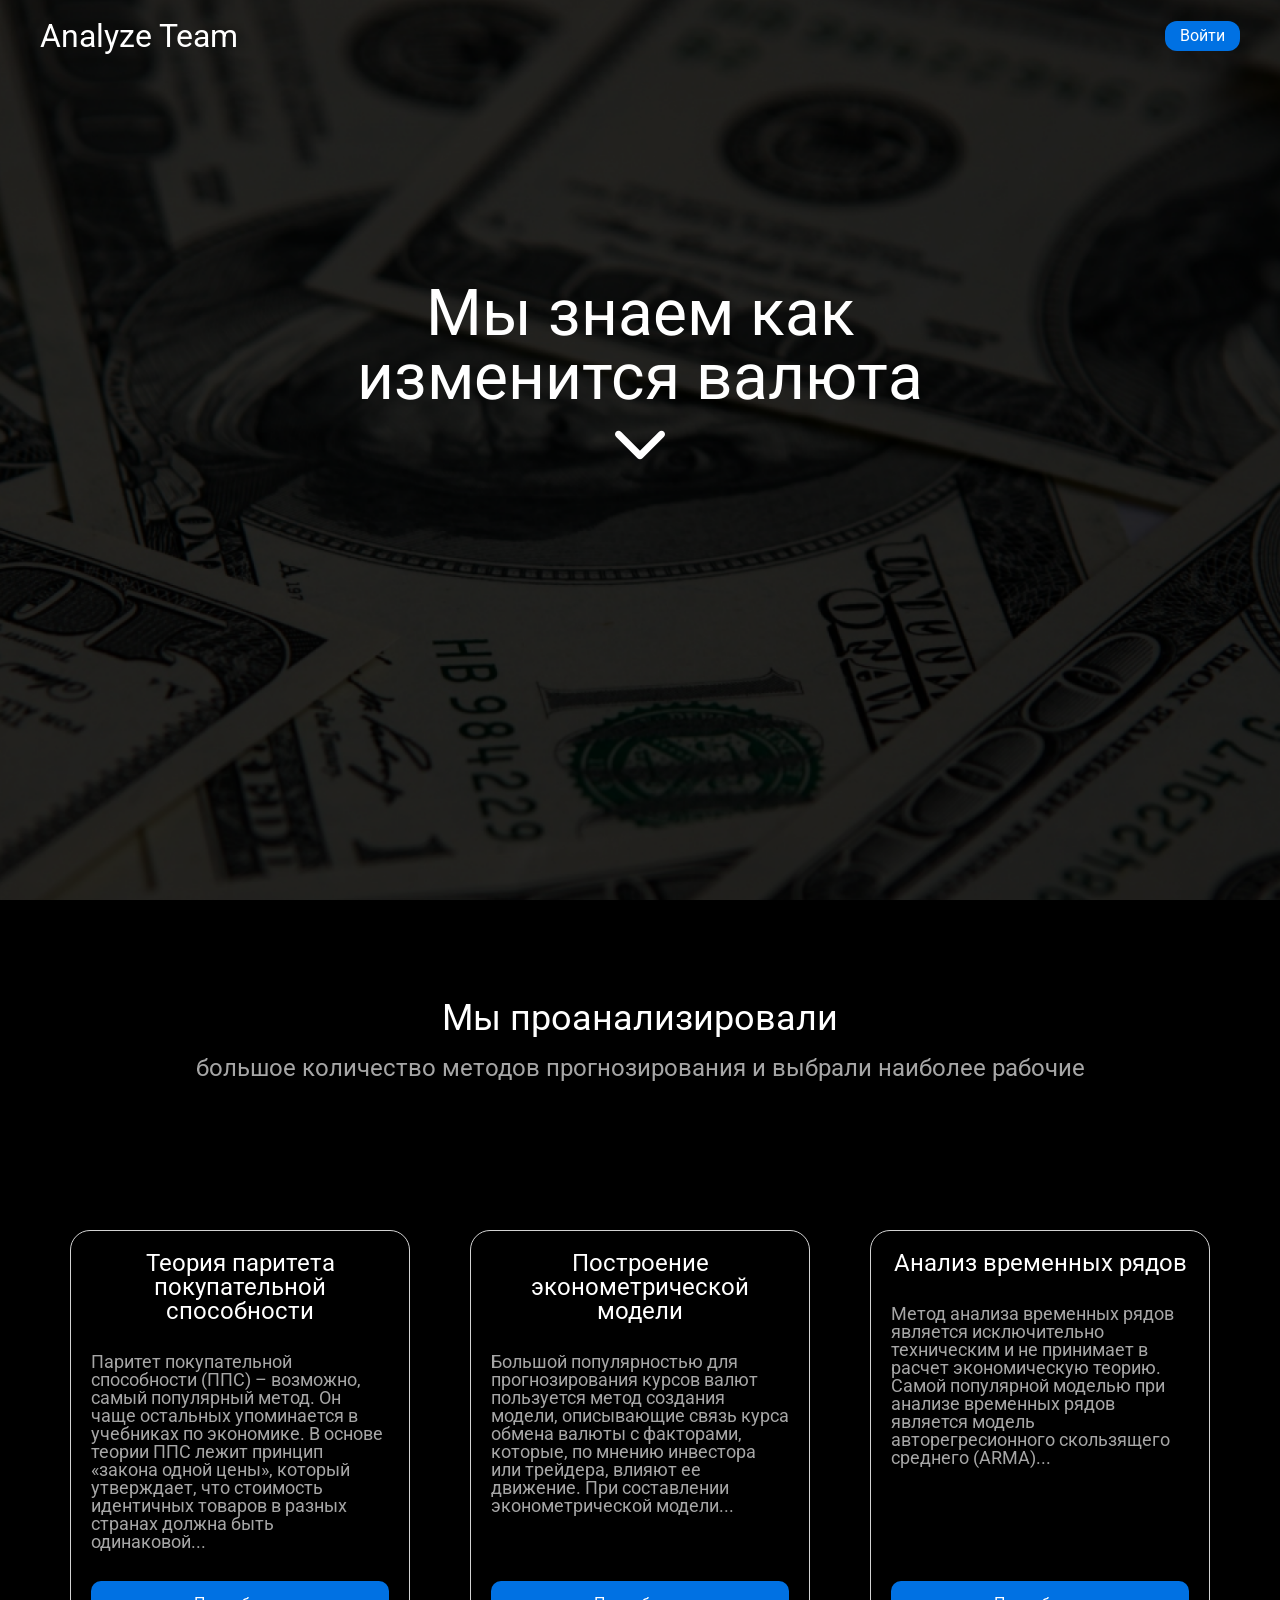
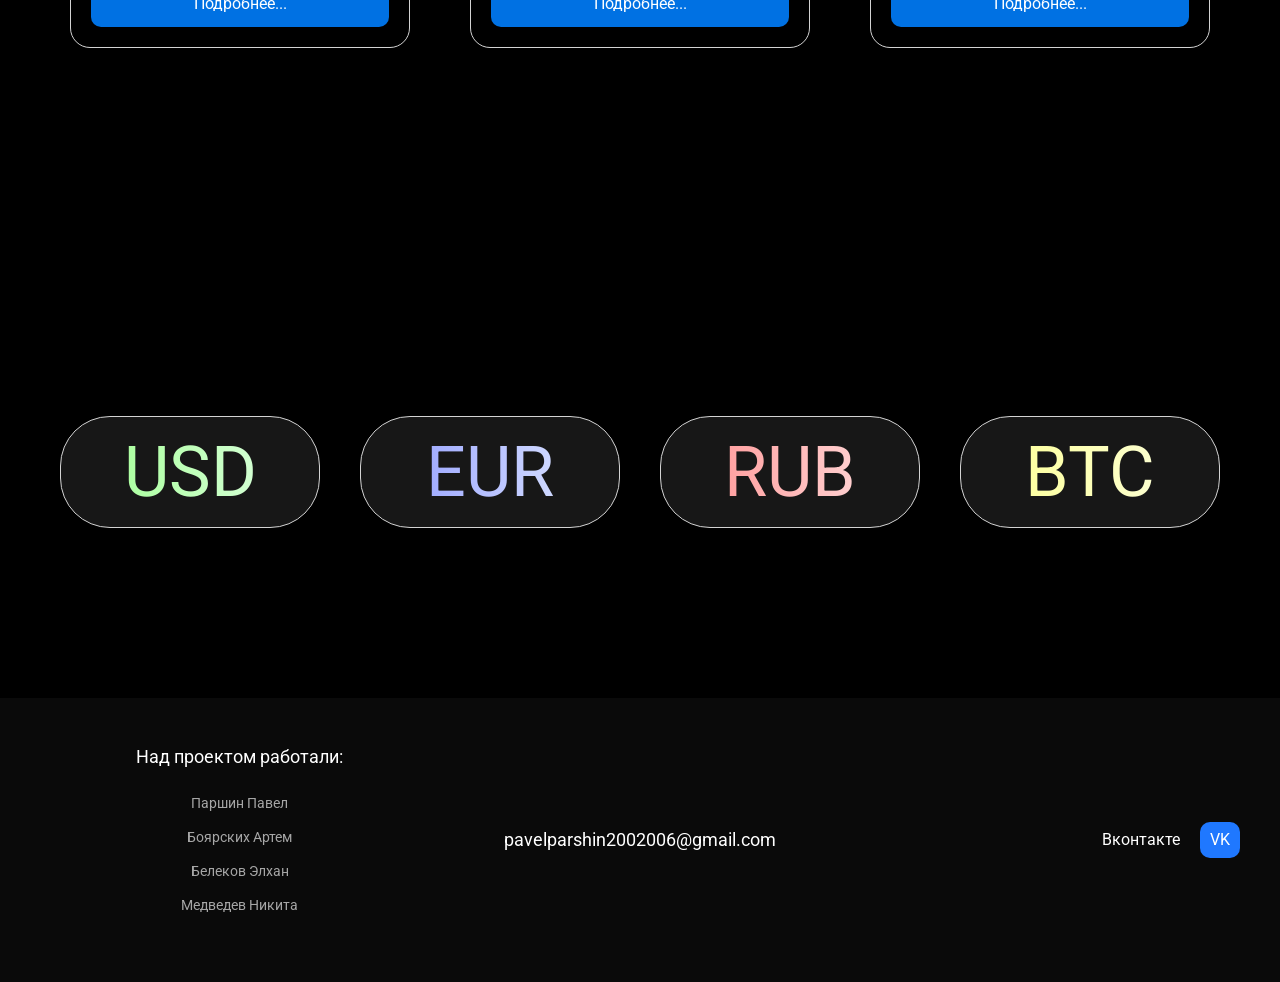
<file: index.html>
<!DOCTYPE html>
<html lang="en">
<head>
	<meta charset="UTF-8">
	<meta name="viewport" content="width=device-width, initial-scale=1.0">
	<title>Document</title>
	<link rel="stylesheet" href="reset.css">
	<link rel="stylesheet" href="style.css">
	<link rel="preconnect" href="https://fonts.gstatic.com">
	<link href="https://fonts.googleapis.com/css2?family=Roboto&display=swap" rel="stylesheet">
</head>
<body>
	<header class="header">
		<div class="header-bg">
			<div class="container">
				<div class="header-row">
					<div class="header-left">
						<!-- <a href="#">
							<img src="img/logo.png" alt="" class="logo">
						</a> -->
						<a href="#" class="logo-text">
							Analyze Team
						</a>
					</div>
					<div class="header-right">
						<a href="#">
							<p class="header-icon">Войти</p>
						</a>
					</div>
				</div>
				<div class="full-screen-page _anim-items _anim-no-hide">
					<h1 class="_anim-show">Мы знаем как изменится валюта</h1>
					<div class="arrow one">
						<img src="img/arrow-down-sign-to-navigate.svg" alt="" width="50px" height="50px">
					</div>
					<div class="arrow two"><img src="img/arrow-down-sign-to-navigate-gray.svg" alt="" width="50px" height="50px"></div>
				</div>
			</div>
		</div>
	</header>
	<div class="sec-wrap">
		<section class="analyzed">
			<div class="container _anim-items _anim-no-hide">
				<h2 class="analyzed-title _anim-show" style="transition: all 1s ease 0s;">Мы проанализировали</h2>
				<p class="analyled-text _anim-show" style="transition: all 1s ease 0.1s;">большое количество методов прогнозирования и выбрали наиболее рабочие</p>
			</div>
		</section>
		<section class="methods">
			<div class="container">
				<ul class="methods-row _anim-items _anim-no-hide">
					<li class="methods__item _anim-slide-to-rt">
						<div class="methods-wrapper">
							<h2 class="methods-title _anim-items">Теория паритета покупательной способности</h2>
							<!-- <img src="img/dollar.png" alt="" class="methods__pic"> -->
							<p class="methods__text">Паритет покупательной способности (ППС) – возможно, самый популярный метод. Он чаще остальных упоминается в учебниках по экономике. В основе теории ППС лежит принцип «закона одной цены», который утверждает, что стоимость идентичных товаров в разных странах должна быть одинаковой...</p>
							<a class="button but1">Подробнее...</a>
						</div>
					</li>
					<li class="methods__item _anim-show" style="transition: all 1s ease 0s;">
						<div class="methods-wrapper">
							<h2 class="methods-title">Построение эконометрической<br>модели</h2>
							<!-- <img src="img/dollar.png" alt="" class="methods__pic"> -->
							<p class="methods__text">Большой популярностью для прогнозирования курсов валют пользуется метод создания модели, описывающие связь курса обмена валюты с факторами, которые, по мнению инвестора или трейдера, влияют ее движение. При составлении эконометрической модели...</p>
							<a class="button but2">Подробнее...</a>
						</div>
					</li>
					<li class="methods__item methods__item _anim-slide-to-lt">
						<div class="methods-wrapper">
							<h2 class="methods-title">Анализ временных рядов</h2>
							<!-- <img src="img/dollar.png" alt="" class="methods__pic"> -->
							<p class="methods__text">Метод анализа временных рядов является исключительно техническим и не принимает в расчет экономическую теорию. Самой популярной моделью при анализе временных рядов является модель авторегресионного скользящего среднего (ARMA)...</p>
							<a class="button but3">Подробнее...</a>
						</div>
					</li>
				</ul>
			</div>
		</section>
	</div>
	<section class="choose">
		<div class="container _anim-items">
			<h2 class="choose-title _anim-show">Мы можем предсказать курс валюты, которой вы хотите</h2>
			<div class="choose-row _anim-items _anim-no-hide">
				<a class="choose-item _anim-slide-to-right">
					<div class="wal-wrap">
						<p class="usd">USD</p>
					</div>
				</a>
				<a class="choose-item _anim-slide-to-right">
					<div class="wal-wrap">
				    	<p class="eur">eur</p>
				    </div>
				</a>
				<a class="choose-item _anim-slide-to-left">
					<div class="wal-wrap">
				    	<p class="rub">rub</p>
				    </div>
				</a>
				<a class="choose-item _anim-slide-to-left">
					<div class="wal-wrap">
				    	<p class="btc">btc</p>
				    </div>
				</a>
			</div>
		</div>
	</section>
	<footer class="footer">
		<div class="container">
			<div class="footer-left">
				<p class="names-title">Над проектом работали:</p>
				<ul class="names">
					<li class="names__item">
					    <p>Паршин Павел</p>
					</li>
					<li class="names__item">
					    <p>Боярских Артем</p>
					</li>
					<li class="names__item">
					    <p>Белеков Элхан</p>
					</li>
					<li class="names__item">
					    <p>Медведев Никита</p>
					</li>
				</ul>
			</div>
			<div class="contact">
				<p>pavelparshin2002006@gmail.com</p>
			</div>
			<div class="social">
				<div class="social-row">
					<p style="margin-right: 20px;">Вконтакте</p>
					<a href="https://vk.com" class="vk" target="blank_">VK</a>
				</div>
			</div>
		</div>
	</footer>
	<div class="popup more-popup1">
		<h2 class="more-title">Теория паритета покупательной способности</h2>
		<p class="more-text">Паритет покупательной способности (ППС) – возможно, самый популярный метод. Он чаще остальных упоминается в учебниках по экономике. В основе теории ППС лежит принцип «закона одной цены», который утверждает, что стоимость идентичных товаров в разных странах должна быть одинаковой.

		Например, цена на шкаф в Канаде должна быть аналогичной цене на такой же шкаф в США, принимая в учет обменный курс и без учета транспортных и обменных затрат. То есть, для спекуляции повода быть не должно, чтобы дешево купит в одной стране и продать дороже в другой.

		Согласно теории ППС, изменения обменного курса должны компенсировать инфляционный рост цен. Например, в текущем году цены в США должны вырасти на 4%, в Канаде за аналогичный период – на 2%. Таким образом, инфляционный дифференциал составляет: 4% — 2% = 2%.

		Соответственно, цены в США будут расти быстрее, чем в Канаде. Согласно теории ППС, доллар США должен потерять в цене около 2%, чтобы цена на один и тот же товар в двух странах оставалась приблизительно одинаковой. К примеру, если обменный курс составлял 1 CAD=0,9 USD, то по теории ППС прогнозируемый курс рассчитывается следующим образом:

		(1 + 0,02) x (0,90 USD за 1 CAD) = 0,918 USD за 1 CAD

		То, есть, для соблюдения ППС канадский доллар должен подорожать до 91,8 американских центов.

		Самым распространенным примером использования принципа ППС является индекс «Биг Мака», в основе которого лежит сравнение цены на него в разных странах, и который демонстрирует уровень заниженности и завышенности стоимости валюты.</p>
		<a class="close"></a>
	</div>
	<div class="popup more-popup2">
		<h2 class="more-title">Построение эконометрической модели</h2>
		<p class="more-text">Большой популярностью для прогнозирования курсов валют пользуется метод создания модели, описывающие связь курса обмена валюты с факторами, которые, по мнению инвестора или трейдера, влияют ее движение. При составлении эконометрической модели, как правило, применяют величины из экономической теории, однако при расчетах могут использоваться любые другие переменные, оказывающие на обменный курс существенное влияние.

		Возьмем, для примера, составление прогноза на ближайший год для пары USD/CAD. Ключевыми факторами для динамики пары выбираем: разницу (дифференциал) процентных ставок США и Канады (INT), разница в темпах роста ВВП (GDP) и разницу между темпами роста личных доходов населения США и Канады (IGR). Эконометрическая модель в этом случае будет иметь следующий вид:

		USD/CAD (1 год) = z + a(INT) + b(GDP) + c(IGR)

		Коэффициенты a, b и c могут быть как отрицательными, так и положительными, и показывают, насколько сильное влияние имеет соответствующий фактор. Стоит отметить, что метод является довольно сложным, однако при наличии готовой модели, для получения прогноза достаточно просто подставить новые данные.</p>
		<a class="close"></a>
	</div>
	<div class="popup more-popup3">
		<h2 class="more-title">Анализ временных рядов</h2>
		<p class="more-text">Метод анализа временных рядов является исключительно техническим и не принимает в расчет экономическую теорию. Самой популярной моделью при анализе временных рядов является модель авторегресионного скользящего среднего (ARMA). В основе метода лежит принцип прогнозирования ценовых моделей валютной пары на основании прошлой динамики. Расчет проводится специальной компьютерной программой на основе введенных параметров временного ряда, результатом которого является создание индивидуальной ценовой модели конкретной валютной пары.

		Несомненно, прогнозирование валютных курсов – задача крайне сложная. Многие инвесторы попросту предпочитают страховать валютные риски. Другие инвесторы осознают всю важность прогнозирования валютных курсов и стремятся к понимаю факторов, влияющих на них. Приведенные выше методы могут стать хорошим подспорьем именно для таких участников рынка.
		</p>
		<a class="close"></a>
	</div>
	<div class="page">
		<div class="container">
			<h2 class="page__title">Прогноз курса Доллара</h2>
			
			<div class="area">
				<div class="dot"></div>
			</div>
			<a class="close"></a>
		</div>
	</div>
	<script src="jquery-3.4.1.js"></script>
	<script src="main.js"></script>
</body>
</html>
</file>
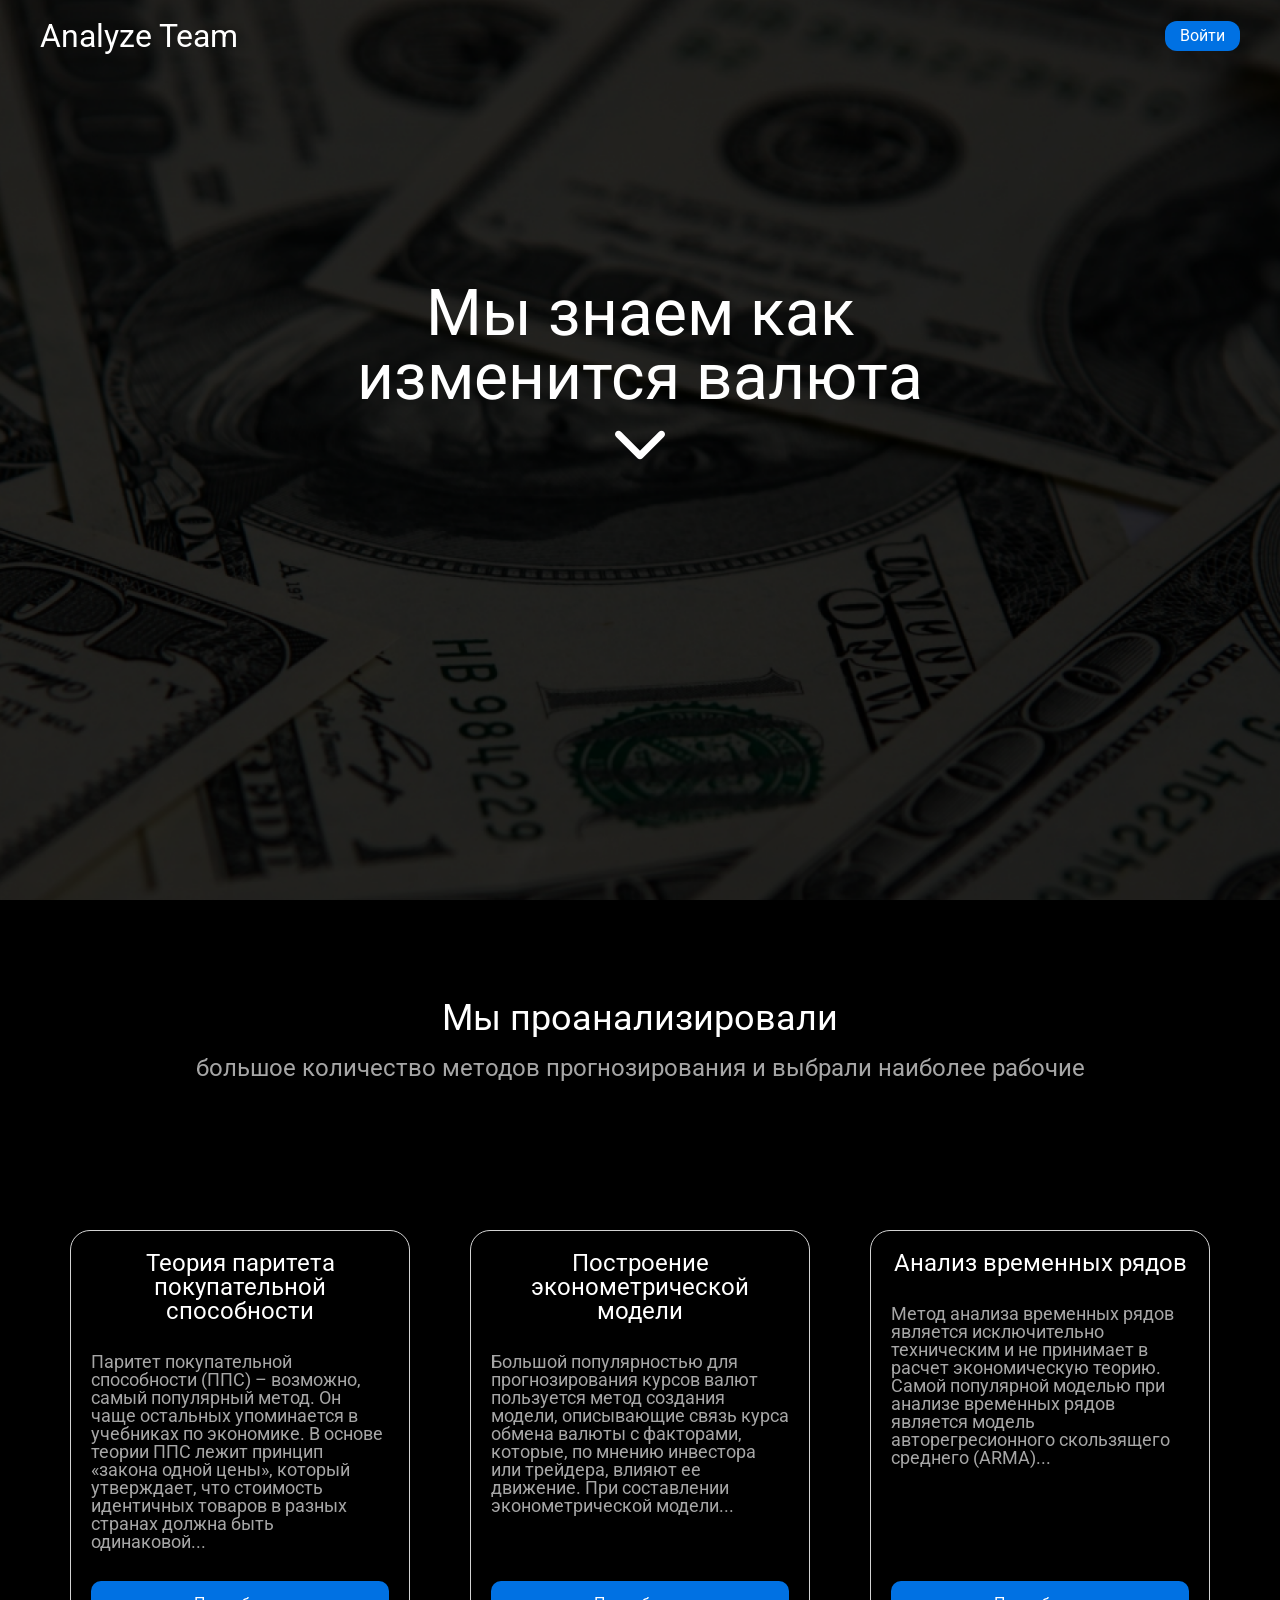
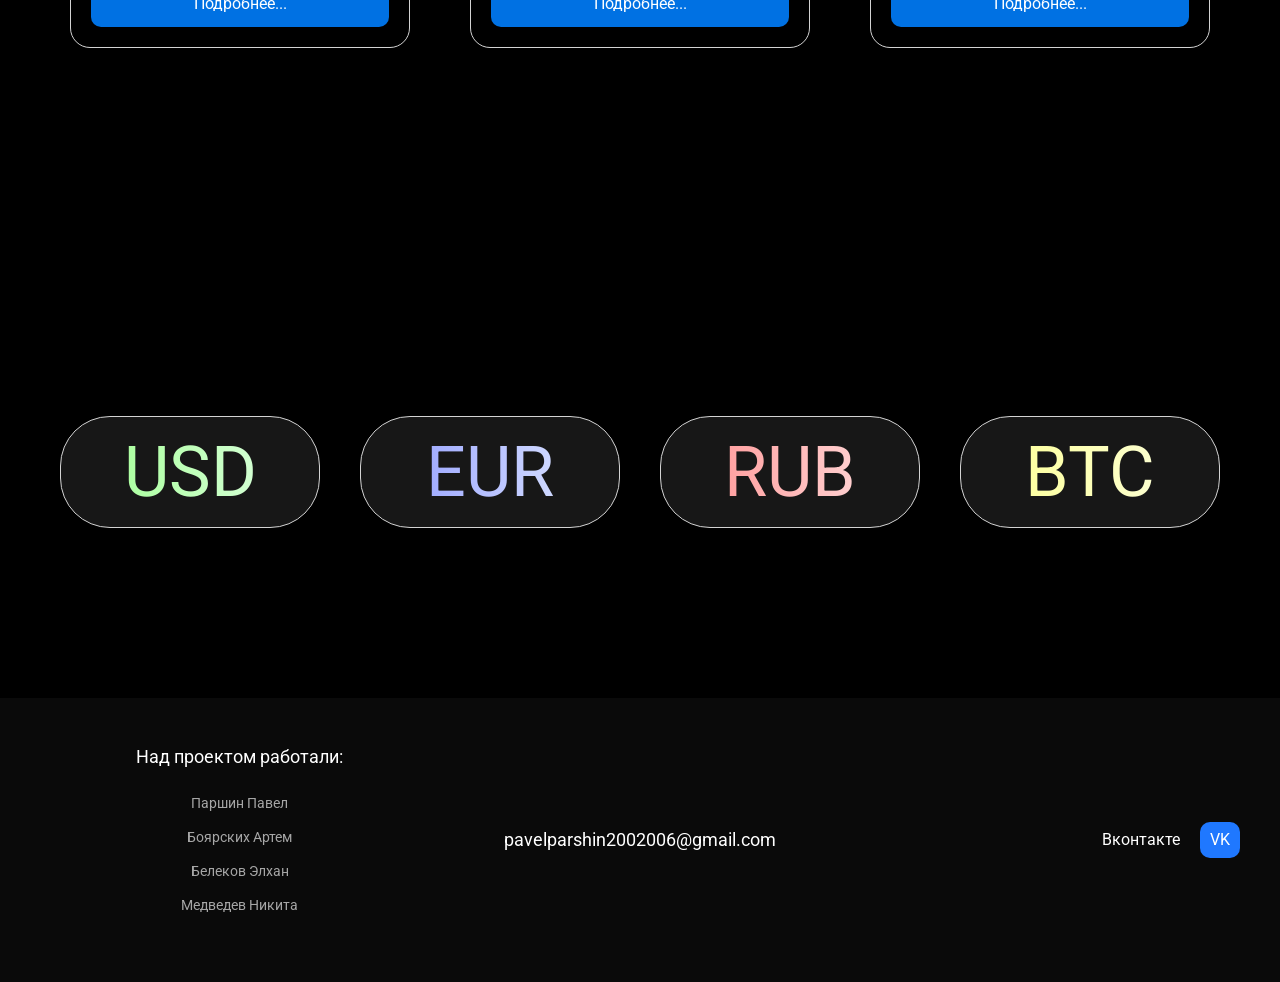
<file: файлы сайта/index.html>
<!DOCTYPE html>
<html lang="en">
<head>
	<meta charset="UTF-8">
	<meta name="viewport" content="width=device-width, initial-scale=1.0">
	<title>Document</title>
	<link rel="stylesheet" href="reset.css">
	<link rel="stylesheet" href="style.css">
	<link rel="preconnect" href="https://fonts.gstatic.com">
	<link href="https://fonts.googleapis.com/css2?family=Roboto&display=swap" rel="stylesheet">
</head>
<body>
	<header class="header">
		<div class="header-bg">
			<div class="container">
				<div class="header-row">
					<div class="header-left">
						<!-- <a href="#">
							<img src="img/logo.png" alt="" class="logo">
						</a> -->
						<a href="#" class="logo-text">
							Analyze Team
						</a>
					</div>
					<div class="header-right">
						<a href="#">
							<p class="header-icon">Войти</p>
						</a>
					</div>
				</div>
				<div class="full-screen-page _anim-items _anim-no-hide">
					<h1 class="_anim-show">Мы знаем как изменится валюта</h1>
					<div class="arrow one">
						<img src="img/arrow-down-sign-to-navigate.svg" alt="" width="50px" height="50px">
					</div>
					<div class="arrow two"><img src="img/arrow-down-sign-to-navigate-gray.svg" alt="" width="50px" height="50px"></div>
				</div>
			</div>
		</div>
	</header>
	<div class="sec-wrap">
		<section class="analyzed">
			<div class="container _anim-items _anim-no-hide">
				<h2 class="analyzed-title _anim-show" style="transition: all 1s ease 0s;">Мы проанализировали</h2>
				<p class="analyled-text _anim-show" style="transition: all 1s ease 0.1s;">большое количество методов прогнозирования и выбрали наиболее рабочие</p>
			</div>
		</section>
		<section class="methods">
			<div class="container">
				<ul class="methods-row _anim-items _anim-no-hide">
					<li class="methods__item _anim-slide-to-rt">
						<div class="methods-wrapper">
							<h2 class="methods-title _anim-items">Теория паритета покупательной способности</h2>
							<!-- <img src="img/dollar.png" alt="" class="methods__pic"> -->
							<p class="methods__text">Паритет покупательной способности (ППС) – возможно, самый популярный метод. Он чаще остальных упоминается в учебниках по экономике. В основе теории ППС лежит принцип «закона одной цены», который утверждает, что стоимость идентичных товаров в разных странах должна быть одинаковой...</p>
							<a class="button but1">Подробнее...</a>
						</div>
					</li>
					<li class="methods__item _anim-show" style="transition: all 1s ease 0s;">
						<div class="methods-wrapper">
							<h2 class="methods-title">Построение эконометрической<br>модели</h2>
							<!-- <img src="img/dollar.png" alt="" class="methods__pic"> -->
							<p class="methods__text">Большой популярностью для прогнозирования курсов валют пользуется метод создания модели, описывающие связь курса обмена валюты с факторами, которые, по мнению инвестора или трейдера, влияют ее движение. При составлении эконометрической модели...</p>
							<a class="button but2">Подробнее...</a>
						</div>
					</li>
					<li class="methods__item methods__item _anim-slide-to-lt">
						<div class="methods-wrapper">
							<h2 class="methods-title">Анализ временных рядов</h2>
							<!-- <img src="img/dollar.png" alt="" class="methods__pic"> -->
							<p class="methods__text">Метод анализа временных рядов является исключительно техническим и не принимает в расчет экономическую теорию. Самой популярной моделью при анализе временных рядов является модель авторегресионного скользящего среднего (ARMA)...</p>
							<a class="button but3">Подробнее...</a>
						</div>
					</li>
				</ul>
			</div>
		</section>
	</div>
	<section class="choose">
		<div class="container _anim-items">
			<h2 class="choose-title _anim-show">Мы можем предсказать курс валюты, которой вы хотите</h2>
			<div class="choose-row _anim-items _anim-no-hide">
				<a href="#" class="choose-item _anim-slide-to-right">
					<div class="wal-wrap">
						<p class="usd">USD</p>
					</div>
				</a>
				<a href="#" class="choose-item _anim-slide-to-right">
					<div class="wal-wrap">
				    	<p class="eur">eur</p>
				    </div>
				</a>
				<a href="#" class="choose-item _anim-slide-to-left">
					<div class="wal-wrap">
				    	<p class="rub">rub</p>
				    </div>
				</a>
				<a href="#" class="choose-item _anim-slide-to-left">
					<div class="wal-wrap">
				    	<p class="btc">btc</p>
				    </div>
				</a>
			</div>
		</div>
	</section>
	<footer class="footer">
		<div class="container">
			<div class="footer-left">
				<p class="names-title">Над проектом работали:</p>
				<ul class="names">
					<li class="names__item">
					    <p>Паршин Павел</p>
					</li>
					<li class="names__item">
					    <p>Боярских Артем</p>
					</li>
					<li class="names__item">
					    <p>Белеков Элхан</p>
					</li>
					<li class="names__item">
					    <p>Медведев Никита</p>
					</li>
				</ul>
			</div>
			<div class="contact">
				<p>pavelparshin2002006@gmail.com</p>
			</div>
			<div class="social">
				<div class="social-row">
					<p style="margin-right: 20px;">Вконтакте</p>
					<a href="https://vk.com" class="vk" target="blank_">VK</a>
				</div>
			</div>
		</div>
	</footer>
	<div class="popup more-popup1">
		<h2 class="more-title">Теория паритета покупательной способности</h2>
		<p class="more-text">Паритет покупательной способности (ППС) – возможно, самый популярный метод. Он чаще остальных упоминается в учебниках по экономике. В основе теории ППС лежит принцип «закона одной цены», который утверждает, что стоимость идентичных товаров в разных странах должна быть одинаковой.

		Например, цена на шкаф в Канаде должна быть аналогичной цене на такой же шкаф в США, принимая в учет обменный курс и без учета транспортных и обменных затрат. То есть, для спекуляции повода быть не должно, чтобы дешево купит в одной стране и продать дороже в другой.

		Согласно теории ППС, изменения обменного курса должны компенсировать инфляционный рост цен. Например, в текущем году цены в США должны вырасти на 4%, в Канаде за аналогичный период – на 2%. Таким образом, инфляционный дифференциал составляет: 4% — 2% = 2%.

		Соответственно, цены в США будут расти быстрее, чем в Канаде. Согласно теории ППС, доллар США должен потерять в цене около 2%, чтобы цена на один и тот же товар в двух странах оставалась приблизительно одинаковой. К примеру, если обменный курс составлял 1 CAD=0,9 USD, то по теории ППС прогнозируемый курс рассчитывается следующим образом:

		(1 + 0,02) x (0,90 USD за 1 CAD) = 0,918 USD за 1 CAD

		То, есть, для соблюдения ППС канадский доллар должен подорожать до 91,8 американских центов.

		Самым распространенным примером использования принципа ППС является индекс «Биг Мака», в основе которого лежит сравнение цены на него в разных странах, и который демонстрирует уровень заниженности и завышенности стоимости валюты.</p>
		<a class="close"></a>
	</div>
	<div class="popup more-popup2">
		<h2 class="more-title">Построение эконометрической модели</h2>
		<p class="more-text">Большой популярностью для прогнозирования курсов валют пользуется метод создания модели, описывающие связь курса обмена валюты с факторами, которые, по мнению инвестора или трейдера, влияют ее движение. При составлении эконометрической модели, как правило, применяют величины из экономической теории, однако при расчетах могут использоваться любые другие переменные, оказывающие на обменный курс существенное влияние.

		Возьмем, для примера, составление прогноза на ближайший год для пары USD/CAD. Ключевыми факторами для динамики пары выбираем: разницу (дифференциал) процентных ставок США и Канады (INT), разница в темпах роста ВВП (GDP) и разницу между темпами роста личных доходов населения США и Канады (IGR). Эконометрическая модель в этом случае будет иметь следующий вид:

		USD/CAD (1 год) = z + a(INT) + b(GDP) + c(IGR)

		Коэффициенты a, b и c могут быть как отрицательными, так и положительными, и показывают, насколько сильное влияние имеет соответствующий фактор. Стоит отметить, что метод является довольно сложным, однако при наличии готовой модели, для получения прогноза достаточно просто подставить новые данные.</p>
		<a class="close"></a>
	</div>
	<div class="popup more-popup3">
		<h2 class="more-title">Анализ временных рядов</h2>
		<p class="more-text">Метод анализа временных рядов является исключительно техническим и не принимает в расчет экономическую теорию. Самой популярной моделью при анализе временных рядов является модель авторегресионного скользящего среднего (ARMA). В основе метода лежит принцип прогнозирования ценовых моделей валютной пары на основании прошлой динамики. Расчет проводится специальной компьютерной программой на основе введенных параметров временного ряда, результатом которого является создание индивидуальной ценовой модели конкретной валютной пары.

		Несомненно, прогнозирование валютных курсов – задача крайне сложная. Многие инвесторы попросту предпочитают страховать валютные риски. Другие инвесторы осознают всю важность прогнозирования валютных курсов и стремятся к понимаю факторов, влияющих на них. Приведенные выше методы могут стать хорошим подспорьем именно для таких участников рынка.
		</p>
		<a class="close"></a>
	</div>
	<div class="page">
		<div class="container">
			<h2 class="page__title">Прогноз курса Доллара</h2>
			
			<div class="area">
				<div class="dot"></div>
			</div>
			<a class="close"></a>
		</div>
	</div>
	<script src="jquery-3.4.1.js"></script>
	<script src="main.js"></script>
</body>
</html>
</file>
<file: style.css>
* {
	box-sizing: border-box;
}
body{
	font-family: 'Roboto', sans-serif;
	color: #fff;
	position: relative;
	overflow-x: hidden;
}
.header {
	background-color: #000000;
	color: white;
	height: 100vh;
}
.header-bg {
	background: url("img/money.png") no-repeat center center / cover;
	height: 100%;
	width: 100%;
	position: relative;
}
.container {
	max-width: 1260px;
	padding: 0 30px;
	margin: 0 auto;
}
.header-row {
	display: flex;
	justify-content: space-between;
	align-items: center;
	padding: 20px 0;
}
.header-left {
	display: flex;
	align-items: flex-end;
}
.logo{
	height: 60px;
	width: 60px;
	margin-right: 10px;
}
.logo-text {
	/*font-family: 'Anton', sans-serif;*/
	font-size: 32px;
	color: white;
}
.header-right {
}
.header-icon {
	background-color: #0071e3;
	padding: 7px 15px;
	border-radius: 12px;
	color: white;
	transition: 0.05s;
}
.header-icon:hover{
	background-color: #3988FF;
	transition: 0.1s;
}
.full-screen-page {
	/*background-image: linear-gradient(90deg,#69FF5C,#D8FFD4);
	color: transparent;
	-webkit-background-clip: text;
    background-clip: text;*/
    width: 700px;
    margin: 0 auto;
    text-align: center;
}
.full-screen-page h1{
	font-size: 64px;
	margin-top: 200px;
	padding: 10px 0;
}

.arrow {
  width: 50px;
  position: absolute;
  margin: 0 0 50px;
  left: calc(50% - 25px);
  animation: arrowDown 2s infinite;

}

.arrow.two {
  opacity: 0;
  animation-delay: 1s;
}

@keyframes arrowDown {
  0% {
    bottom: 30px;
    opacity: 1;
  }
  100% {
    bottom: 0px;
    opacity: 0;
  }
}

.analyzed {
	background-color: #000000;
	text-align: center;
	padding: 100px 0;
}
.analyzed-title {
	font-size: 36px;
	margin-bottom: 20px;

}
.analyled-text {
	font-size: 24px;
	color: #A6A6A6;
}
.methods {
	padding: 50px 0;
	background-color: #000000;
}
.methods-row {
	display: flex;
	justify-content: space-between;
	align-items: center;
	align-items: stretch;
}
.methods__item {
	flex: 0 0 33.333333%;
	padding: 0 30px;
}
.methods-wrapper {
	display: flex;
	flex-direction: column;
	/*justify-content: space-between;*/
	align-items: center;
	padding: 20px 20px 20px 20px;
	/*background-color: #292929;*/
	border-radius: 20px;
	min-height: 300px;
	height: 100%;
	border: 1px solid lightgray;
}
.methods-title {
	font-size: 24px;
	text-align: center;
	margin-bottom: 30px;
	color: white;
}
.methods__pic {
	height: 50px;
	width: 50px;
	margin-bottom: 30px;
}
.methods__text {
	font-size: 18px;
	color: #A6A6A6;
	margin-bottom: 30px;
	/*padding: 0 20px;*/
}
.button {
	color: #ffffff;
	text-decoration: none;
	background-color: #0071e3;
	width: 100%;
	border-radius: 10px;
	padding: 15px 0;
	text-align: center;
	margin-top: auto;
	transition: 0.1s;
}
.button:hover {
	transition: 0.1s;
	background-color: #3988FF;
}
.choose {
	padding: 50px 0;
	padding-bottom: 150px;
	background-color: black;
	/*height: 100vh;*/
}
.choose-title {
	font-size: 64px;
	padding: 10px 0;
	text-align: center;
	margin-bottom: 100px;
}
.choose-row {
	display: flex;
	flex-wrap: wrap;
	justify-content: space-around;
	align-items: center;
}
.choose-item {
	flex: 0 0 25%;
	padding: 20px;
	text-align: center;
	display: block;
	font-size: 70px;
	text-transform: uppercase;
}
.wal-wrap {
	background-color: #171717;
	border-radius: 50px;
	border: 1px solid lightgray;
	padding: 20px;
	color: white;
}
.wal-wrap:hover {
	background-color: #1c1c1c;
}
.usd {
	background-image: linear-gradient(90deg,#A1FF92,#DEFFE1);
	color: transparent;
	-webkit-background-clip: text;
    background-clip: text;
    
}
.eur {
	background-image: linear-gradient(90deg,#929DFF,#DEE7FF);
	color: transparent;
	-webkit-background-clip: text;
    background-clip: text;
}
.rub {
	background-image: linear-gradient(90deg,#FF9292,#FFDEDE);
	color: transparent;
	-webkit-background-clip: text;
    background-clip: text;
}
.btc {
	background-image: linear-gradient(90deg,#FDFF92,#FCFFDE);
	color: transparent;
	-webkit-background-clip: text;
    background-clip: text;
}
a {
	text-decoration: none;
}
.footer {
	background-color: #0a0a0a;
	padding: 50px 0;
}
.footer .container{
	display: flex;
	justify-content: space-between;
	align-items: center;
}
.footer-left {
	flex: 0 0 33.33333%;
}
.names-title {
	font-size: 18px;
	text-align: center;
	margin-bottom: 30px;
}
.names {
}
.names__item {
	font-size: 14px;
	color: #A6A6A6;
	margin-bottom: 20px;
	text-align: center;
}
.contact {
	flex: 0 0 33.33333%;
	text-align: center;
	font-size: 18px;
	color: #A6A6A6;
	color: white;
}
.social {
	flex: 0 0 33.33333%;
}
.social-row {
	display: flex;
	justify-content: flex-end;
	align-items: center;
}
.vk {
	padding: 10px;
	background-color: #1F78FF;
	border-radius: 10px;
	text-align: center;
	display: inline-block;
	float: right;
	color: white;
}
.vk:hover {
	background-color: #2b8eff;
}
.popup {
	padding: 70px 50px;
	width: 100%;
	height: 100%;
	background-color: #ebebeb;
	/*border: 1px solid lightgray;*/
	position: fixed;
	top: 20%;
	top: 0;
	/*max-width: 1000px;*/
	left: calc(50% - 500px);
	left: 0;
	color: black;
	/*left: auto;
	right: auto;*/
	box-shadow: 0px 0px 100px 100px rgba(0, 0, 0, 0.29);
	line-height: 30px;

}
.more-popup1 {
	display: none;
}
.more-popup2 {
	display: none;
}
.more-popup3 {
	display: none;
}
.more-title {
	font-size: 32px;
	text-align: center;
	margin-bottom: 50px;
}
.more-text {
	font-size: 18px;
}
.close {
	display: block;
	height: 40px;
	width: 40px;
	border-radius: 50%;
	border: 1px solid transparent;
	position: absolute;
	top: 10px;
	right: 10px;
}
.close:after{
	content: "";
	height: 70%;
	width: 2px;
	background-color: black;
	position: absolute;
	top: 6px;
	left: 18px;
	transform: rotate(45deg);
}
.close:before{
	content: "";
	height: 70%;
	width: 2px;
	background-color: black;
	position: absolute;
	top: 6px;
	left: 18px;
	transform: rotate(135deg);
}
.close:hover {
	border: 1px solid black;
}
.page {
	background-color: black;
	position: fixed;
	height: 100%;
	width: 100%;
	display: none;
	top: 0;
	left: 0;
}
.page .close {
	background-color: white;
	top: 40px;
	right: 50px;
}
.page__title {
	font-size: 36px;
	margin-top: 50px;
	margin-bottom: 70px;
}
.area {
	height: 500px;
	width: 1000px;
	background-color: white;
	position: relative;
	overflow: hidden;
}
.dot {
	background-color: red;
	border-radius: 100%;
	width: 5px;
	height: 5px;
	position: absolute;
	bottom: 10px;
	left: 10px;
}
.sec-wrap {
	/*height: 100vh;*/
	background-color: black;
}




._anim-show {
  transform: translate(0px,10%);
  opacity: 0;
  transition: all 2s ease 0s;
}

._anim-show._active,
._active ._anim-show {
  opacity: 1;
  transform: translate(0px,0px);
}

._anim-slide-to-right {
  transform: translate(-120%,0px);
  opacity: 0;
  transition: all 1s ease .1s;
}

._anim-slide-to-right._active,
._active ._anim-slide-to-right {
  opacity: 1;
  transform: translate(0px,0px);
}

._anim-slide-to-left {
  transform: translate(120%,0px);
  opacity: 0;
  transition: all 1s ease .1s;
}

._anim-slide-to-left._active,
._active ._anim-slide-to-left {
  opacity: 1;
  transform: translate(0px,0px);
}


._anim-slide-to-rt {
	transform: translate(-10%,5%);
    opacity: 0;
    transition: all 1s ease .1s;
}
._anim-slide-to-rt._active,
._active ._anim-slide-to-rt {
  opacity: 1;
  transform: translate(0px,0px);
}

._anim-slide-to-lt {
	transform: translate(10%,5%);
    opacity: 0;
    transition: all 1s ease .1s;
}
._anim-slide-to-lt._active,
._active ._anim-slide-to-lt {
  opacity: 1;
  transform: translate(0px,0px);
}


.choose-item:nth-child(1),.choose-item:nth-child(4){
	transition: all 1s ease .5s;
}

.page .close {
    background-color: inherit;
    transition: 0.3s ease;
}

.page .close:after, .page .close:before {
    background-color: white;
}

.page .close:hover {
    transform: rotate(180deg);
    transition: 0.3s ease;
}

.page .close:after, .page .close:before {

}
</file>
<file: файлы сайта/style.css>
* {
	box-sizing: border-box;
}
body{
	font-family: 'Roboto', sans-serif;
	color: #fff;
	position: relative;
	overflow-x: hidden;
}
.header {
	background-color: #000000;
	color: white;
	height: 100vh;
}
.header-bg {
	background: url("img/money.png") no-repeat center center / cover;
	height: 100%;
	width: 100%;
	position: relative;
}
.container {
	max-width: 1260px;
	padding: 0 30px;
	margin: 0 auto;
}
.header-row {
	display: flex;
	justify-content: space-between;
	align-items: center;
	padding: 20px 0;
}
.header-left {
	display: flex;
	align-items: flex-end;
}
.logo{
	height: 60px;
	width: 60px;
	margin-right: 10px;
}
.logo-text {
	/*font-family: 'Anton', sans-serif;*/
	font-size: 32px;
	color: white;
}
.header-right {
}
.header-icon {
	background-color: #0071e3;
	padding: 7px 15px;
	border-radius: 12px;
	color: white;
	transition: 0.05s;
}
.header-icon:hover{
	background-color: #3988FF;
	transition: 0.1s;
}
.full-screen-page {
	/*background-image: linear-gradient(90deg,#69FF5C,#D8FFD4);
	color: transparent;
	-webkit-background-clip: text;
    background-clip: text;*/
    width: 700px;
    margin: 0 auto;
    text-align: center;
}
.full-screen-page h1{
	font-size: 64px;
	margin-top: 200px;
	padding: 10px 0;
}

.arrow {
  width: 50px;
  position: absolute;
  margin: 0 0 50px;
  left: calc(50% - 25px);
  animation: arrowDown 2s infinite;

}

.arrow.two {
  opacity: 0;
  animation-delay: 1s;
}

@keyframes arrowDown {
  0% {
    bottom: 30px;
    opacity: 1;
  }
  100% {
    bottom: 0px;
    opacity: 0;
  }
}

.analyzed {
	background-color: #000000;
	text-align: center;
	padding: 100px 0;
}
.analyzed-title {
	font-size: 36px;
	margin-bottom: 20px;

}
.analyled-text {
	font-size: 24px;
	color: #A6A6A6;
}
.methods {
	padding: 50px 0;
	background-color: #000000;
}
.methods-row {
	display: flex;
	justify-content: space-between;
	align-items: center;
	align-items: stretch;
}
.methods__item {
	flex: 0 0 33.333333%;
	padding: 0 30px;
}
.methods-wrapper {
	display: flex;
	flex-direction: column;
	/*justify-content: space-between;*/
	align-items: center;
	padding: 20px 20px 20px 20px;
	/*background-color: #292929;*/
	border-radius: 20px;
	min-height: 300px;
	height: 100%;
	border: 1px solid lightgray;
}
.methods-title {
	font-size: 24px;
	text-align: center;
	margin-bottom: 30px;
	color: white;
}
.methods__pic {
	height: 50px;
	width: 50px;
	margin-bottom: 30px;
}
.methods__text {
	font-size: 18px;
	color: #A6A6A6;
	margin-bottom: 30px;
	/*padding: 0 20px;*/
}
.button {
	color: #ffffff;
	text-decoration: none;
	background-color: #0071e3;
	width: 100%;
	border-radius: 10px;
	padding: 15px 0;
	text-align: center;
	margin-top: auto;
	transition: 0.1s;
}
.button:hover {
	transition: 0.1s;
	background-color: #3988FF;
}
.choose {
	padding: 50px 0;
	padding-bottom: 150px;
	background-color: black;
	/*height: 100vh;*/
}
.choose-title {
	font-size: 64px;
	padding: 10px 0;
	text-align: center;
	margin-bottom: 100px;
}
.choose-row {
	display: flex;
	flex-wrap: wrap;
	justify-content: space-around;
	align-items: center;
}
.choose-item {
	flex: 0 0 25%;
	padding: 20px;
	text-align: center;
	display: block;
	font-size: 70px;
	text-transform: uppercase;
}
.wal-wrap {
	background-color: #171717;
	border-radius: 50px;
	border: 1px solid lightgray;
	padding: 20px;
	color: white;
}
.wal-wrap:hover {
	background-color: #1c1c1c;
}
.usd {
	background-image: linear-gradient(90deg,#A1FF92,#DEFFE1);
	color: transparent;
	-webkit-background-clip: text;
    background-clip: text;
    
}
.eur {
	background-image: linear-gradient(90deg,#929DFF,#DEE7FF);
	color: transparent;
	-webkit-background-clip: text;
    background-clip: text;
}
.rub {
	background-image: linear-gradient(90deg,#FF9292,#FFDEDE);
	color: transparent;
	-webkit-background-clip: text;
    background-clip: text;
}
.btc {
	background-image: linear-gradient(90deg,#FDFF92,#FCFFDE);
	color: transparent;
	-webkit-background-clip: text;
    background-clip: text;
}
a {
	text-decoration: none;
}
.footer {
	background-color: #0a0a0a;
	padding: 50px 0;
}
.footer .container{
	display: flex;
	justify-content: space-between;
	align-items: center;
}
.footer-left {
	flex: 0 0 33.33333%;
}
.names-title {
	font-size: 18px;
	text-align: center;
	margin-bottom: 30px;
}
.names {
}
.names__item {
	font-size: 14px;
	color: #A6A6A6;
	margin-bottom: 20px;
	text-align: center;
}
.contact {
	flex: 0 0 33.33333%;
	text-align: center;
	font-size: 18px;
	color: #A6A6A6;
	color: white;
}
.social {
	flex: 0 0 33.33333%;
}
.social-row {
	display: flex;
	justify-content: flex-end;
	align-items: center;
}
.vk {
	padding: 10px;
	background-color: #1F78FF;
	border-radius: 10px;
	text-align: center;
	display: inline-block;
	float: right;
	color: white;
}
.vk:hover {
	background-color: #2b8eff;
}
.popup {
	padding: 70px 50px;
	width: 100%;
	height: 100%;
	background-color: #ebebeb;
	/*border: 1px solid lightgray;*/
	position: fixed;
	top: 20%;
	top: 0;
	/*max-width: 1000px;*/
	left: calc(50% - 500px);
	left: 0;
	color: black;
	/*left: auto;
	right: auto;*/
	box-shadow: 0px 0px 100px 100px rgba(0, 0, 0, 0.29);
	line-height: 30px;

}
.more-popup1 {
	display: none;
}
.more-popup2 {
	display: none;
}
.more-popup3 {
	display: none;
}
.more-title {
	font-size: 32px;
	text-align: center;
	margin-bottom: 50px;
}
.more-text {
	font-size: 18px;
}
.close {
	display: block;
	height: 40px;
	width: 40px;
	border-radius: 50%;
	border: 1px solid transparent;
	position: absolute;
	top: 10px;
	right: 10px;
}
.close:after{
	content: "";
	height: 70%;
	width: 2px;
	background-color: black;
	position: absolute;
	top: 6px;
	left: 18px;
	transform: rotate(45deg);
}
.close:before{
	content: "";
	height: 70%;
	width: 2px;
	background-color: black;
	position: absolute;
	top: 6px;
	left: 18px;
	transform: rotate(135deg);
}
.close:hover {
	border: 1px solid black;
}
.page {
	background-color: black;
	position: fixed;
	height: 100%;
	width: 100%;
	display: none;
	top: 0;
	left: 0;
}
.page .close {
	background-color: white;
	top: 40px;
	right: 50px;
}
.page__title {
	font-size: 36px;
	margin-top: 50px;
	margin-bottom: 70px;
}
.area {
	height: 500px;
	width: 1000px;
	background-color: white;
	position: relative;
	overflow: hidden;
}
.dot {
	background-color: red;
	border-radius: 100%;
	width: 5px;
	height: 5px;
	position: absolute;
	bottom: 10px;
	left: 10px;
}
.sec-wrap {
	/*height: 100vh;*/
	background-color: black;
}




._anim-show {
  transform: translate(0px,10%);
  opacity: 0;
  transition: all 2s ease 0s;
}

._anim-show._active,
._active ._anim-show {
  opacity: 1;
  transform: translate(0px,0px);
}

._anim-slide-to-right {
  transform: translate(-120%,0px);
  opacity: 0;
  transition: all 1s ease .1s;
}

._anim-slide-to-right._active,
._active ._anim-slide-to-right {
  opacity: 1;
  transform: translate(0px,0px);
}

._anim-slide-to-left {
  transform: translate(120%,0px);
  opacity: 0;
  transition: all 1s ease .1s;
}

._anim-slide-to-left._active,
._active ._anim-slide-to-left {
  opacity: 1;
  transform: translate(0px,0px);
}


._anim-slide-to-rt {
	transform: translate(-10%,5%);
    opacity: 0;
    transition: all 1s ease .1s;
}
._anim-slide-to-rt._active,
._active ._anim-slide-to-rt {
  opacity: 1;
  transform: translate(0px,0px);
}

._anim-slide-to-lt {
	transform: translate(10%,5%);
    opacity: 0;
    transition: all 1s ease .1s;
}
._anim-slide-to-lt._active,
._active ._anim-slide-to-lt {
  opacity: 1;
  transform: translate(0px,0px);
}


.choose-item:nth-child(1),.choose-item:nth-child(4){
	transition: all 1s ease .5s;
}

.page .close {
    background-color: inherit;
    transition: 0.3s ease;
}

.page .close:after, .page .close:before {
    background-color: white;
}

.page .close:hover {
    transform: rotate(180deg);
    transition: 0.3s ease;
}

.page .close:after, .page .close:before {

}
</file>
